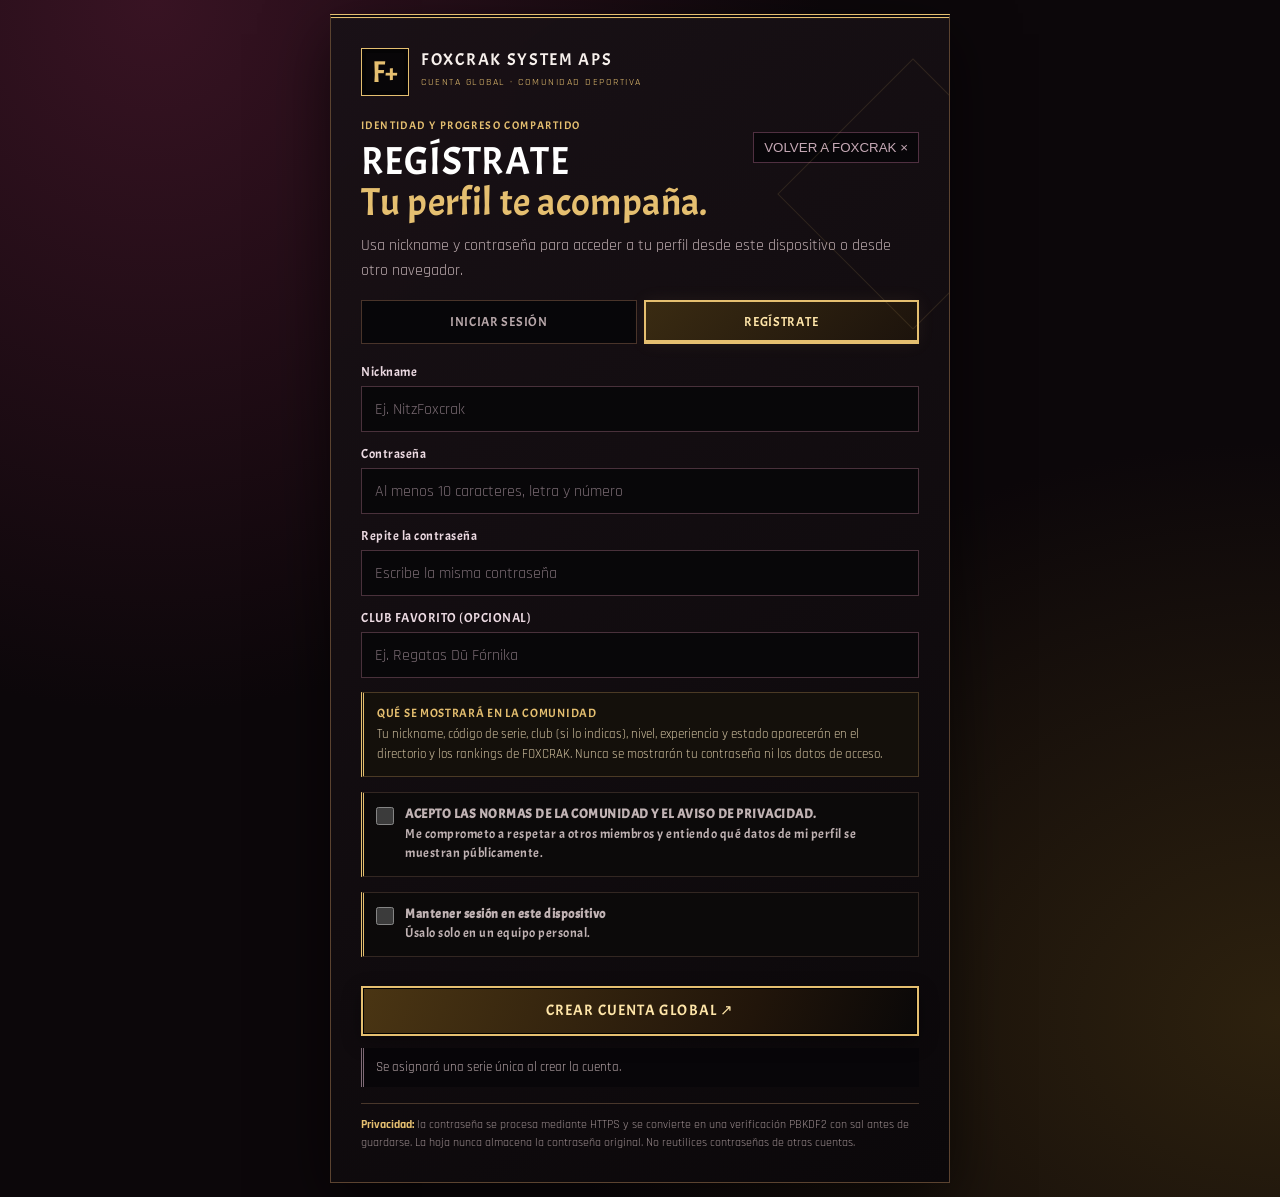
<file: Auth.html>
<!doctype html>
<html lang="es">
<head>
  <base target="_top">
  <meta charset="utf-8">
  <meta name="viewport" content="width=device-width, initial-scale=1">
  <style>
    @import url('https://fonts.googleapis.com/css2?family=Acme&family=Rajdhani:wght@400;500;600;700&display=swap');
    :root{color-scheme:dark;--bg:#0c070a;--panel:#171014;--border:#3d2b22;--red:#a62d57;--pink:#f078a0;--gold:#e5bf70;--cyan:#7ed9df;--text:#f7f0ec;--muted:#b8a7aa;--good:#79dbac;--bad:#ff8799}
    *{box-sizing:border-box}body{margin:0;background:radial-gradient(ellipse at 12% 0,#381323 0,transparent 42%),radial-gradient(ellipse at 100% 85%,#2d210e 0,transparent 40%),var(--bg);font:16px/1.5 'Rajdhani',Arial,sans-serif;color:var(--text);padding:14px}
    .shell{max-width:620px;margin:0 auto;border:1px solid #5b4330;border-top:4px double var(--gold);background:linear-gradient(145deg,#191116fa,#0b080a);padding:clamp(18px,4vw,30px);box-shadow:0 20px 60px #0009,inset 0 1px #ffffff08;position:relative;overflow:hidden}
    .shell:before{content:'';position:absolute;right:-60px;top:80px;width:190px;height:190px;border:1px double #e5bf7020;transform:rotate(45deg);pointer-events:none}.brand{display:flex;align-items:center;gap:12px;margin-bottom:22px;position:relative}.mark{width:48px;height:48px;display:grid;place-items:center;border:1px double var(--gold);box-shadow:inset 0 0 0 4px #0005;font:30px 'Acme',sans-serif;color:var(--gold);background:#080608}.brand strong{display:block;font:17px/1.1 'Acme',sans-serif;letter-spacing:1.7px}.brand small{color:var(--gold);font-size:10px;letter-spacing:1.5px}
    .eyebrow{font:11px 'Acme',sans-serif;letter-spacing:1.4px;color:var(--gold);text-transform:uppercase}.tabs{display:grid;grid-template-columns:1fr 1fr;gap:7px;margin:17px 0 20px}.tabs button{min-height:44px;background:#070609;border:1px double #49342a;color:var(--muted);font:13px 'Acme',sans-serif;letter-spacing:.7px;cursor:pointer;text-transform:uppercase;transition:all .18s}.tabs button:hover{border-color:var(--cyan);color:#fff}.tabs button.active{background:linear-gradient(135deg,#3a2b12,#1c130c);border:2px double var(--gold);color:#ffe6aa;box-shadow:inset 0 -2px var(--gold),0 0 18px #e5bf7012}
    h1{font:clamp(30px,7vw,39px)/1.05 'Acme',sans-serif;letter-spacing:.4px;margin:10px 0;color:white}h1 span{color:var(--gold)}p{color:var(--muted);margin:8px 0 15px;line-height:1.55}label{display:block;margin:14px 0 6px;color:#eddbe3;font:13px 'Acme',sans-serif;letter-spacing:.5px}input,select{width:100%;min-height:46px;padding:11px 13px;background:#080709;border:1px solid #49313b;color:white;border-radius:0;font:16px 'Rajdhani',sans-serif;outline:none}input:focus{border-color:var(--gold);box-shadow:0 0 0 2px #e5bf7022}input::placeholder{color:#786971}.check{display:flex;gap:11px;align-items:flex-start;margin:15px 0;color:#c1b3b4;font-size:13px;line-height:1.5;background:#0c0a0a;border:1px solid #332722;border-left:3px double var(--gold);padding:12px}.check input{width:18px;min-width:18px;height:18px;min-height:18px;margin:2px 0 0;accent-color:var(--gold)}.primary{width:100%;min-height:50px;margin-top:14px;border:2px double var(--gold);background:linear-gradient(110deg,#4a3513,#21150a 70%,#0a0808);color:#ffe6a9;font:15px 'Acme',sans-serif;letter-spacing:1.1px;cursor:pointer;text-transform:uppercase;box-shadow:inset 0 0 0 1px #000,0 6px 20px #0005;transition:transform .18s,box-shadow .18s}.primary:hover{transform:translateY(-2px);box-shadow:0 8px 25px #e5bf7020}.primary:disabled{opacity:.6;cursor:wait}.msg{min-height:24px;margin:12px 0 0;padding:10px 12px;border-left:3px double #806b77;background:#080609;color:var(--muted);font-size:13px}.msg[data-kind=success]{color:var(--good);border-color:var(--good)}.msg[data-kind=error]{color:var(--bad);border-color:var(--bad)}.privacy{margin-top:16px;border-top:1px double #49372b;padding-top:12px;font-size:12px;color:#9c8d8f}.privacy b{color:var(--gold)}.directory-notice{margin:14px 0 6px;padding:12px 13px;background:#14100b;border:1px solid #4b3a25;border-left:3px double var(--gold);font-size:13px;line-height:1.5;color:#d2c2a1}.directory-notice strong{display:block;font:12px 'Acme',sans-serif;color:var(--gold);letter-spacing:.7px;margin-bottom:4px}.offline{padding:16px;border:1px dashed var(--border);color:var(--muted)}[hidden]{display:none!important}
    @media(max-width:420px){body{padding:6px}.shell{padding:17px}.brand small{letter-spacing:1px}.tabs button{font-size:11px}}

  </style>
</head>
<body>
  <main class="shell">
    <div class="brand"><div class="mark">F+</div><div><strong>FOXCRAK SYSTEM APS</strong><small>CUENTA GLOBAL · COMUNIDAD DEPORTIVA</small></div></div>
    <div class="eyebrow">Identidad y progreso compartido</div><button type="button" id="cancelAuth" style="float:right;background:#080609;border:1px solid #503041;color:#c5a8b5;padding:7px 10px;cursor:pointer">VOLVER A FOXCRAK ×</button>
    <h1 id="title">REGÍSTRATE<br><span>Tu perfil te acompaña.</span></h1>
    <p>Usa nickname y contraseña para acceder a tu perfil desde este dispositivo o desde otro navegador.</p>
    <div class="tabs"><button type="button" id="tabLogin">INICIAR SESIÓN</button><button type="button" id="tabRegister" class="active">REGÍSTRATE</button></div>
    <form id="authForm">
      <label for="nickname">Nickname</label><input id="nickname" name="nickname" minlength="3" maxlength="24" autocomplete="username" required placeholder="Ej. NitzFoxcrak">
      <div id="passwordWrap"><label for="password">Contraseña</label><input id="password" name="password" type="password" minlength="10" maxlength="128" autocomplete="new-password" required placeholder="Al menos 10 caracteres, letra y número"></div>
      <div id="confirmWrap"><label for="confirm">Repite la contraseña</label><input id="confirm" name="confirm" type="password" minlength="10" maxlength="128" autocomplete="new-password" required placeholder="Escribe la misma contraseña"></div>
      <div id="registerFields">
        <label for="club">CLUB FAVORITO (OPCIONAL)</label><input id="club" name="club" maxlength="80" placeholder="Ej. Regatas Dū Fórnika">
        <div class="directory-notice"><strong>QUÉ SE MOSTRARÁ EN LA COMUNIDAD</strong>Tu nickname, código de serie, club (si lo indicas), nivel, experiencia y estado aparecerán en el directorio y los rankings de FOXCRAK. Nunca se mostrarán tu contraseña ni los datos de acceso.</div>
        <label class="check"><input id="acceptRules" type="checkbox" required><span><b>ACEPTO LAS NORMAS DE LA COMUNIDAD Y EL AVISO DE PRIVACIDAD.</b><br>Me comprometo a respetar a otros miembros y entiendo qué datos de mi perfil se muestran públicamente.</span></label>
      </div>
      <label class="check"><input id="remember" type="checkbox"><span><b>Mantener sesión en este dispositivo</b><br>Úsalo solo en un equipo personal.</span></label>
      <button class="primary" id="submit" type="submit">CREAR CUENTA GLOBAL ↗</button>
      <div class="msg" id="message" role="status" aria-live="polite">Al registrarte se asignará una serie única, como #0000001.</div>
    </form>
    <div class="privacy"><b>Privacidad:</b> la contraseña se procesa mediante HTTPS y se convierte en una verificación PBKDF2 con sal antes de guardarse. La hoja nunca almacena la contraseña original. No reutilices contraseñas de otras cuentas.</div>
  </main>
<script>
(function(){
  'use strict';
  const $ = id => document.getElementById(id);
  let mode = 'register';
  const setMessage = (text,kind='muted') => { $('message').textContent=text; $('message').dataset.kind=kind; };
  function setMode(next){
    mode = next === 'login' ? 'login' : 'register';
    const registering = mode === 'register';
    $('tabLogin').classList.toggle('active',!registering); $('tabRegister').classList.toggle('active',registering);
    $('title').innerHTML = registering ? 'REGÍSTRATE<br><span>Tu perfil te acompaña.</span>' : 'BIENVENIDO/A<br><span>Continúa tu progreso.</span>';
    $('confirmWrap').hidden = !registering; $('registerFields').hidden = !registering;
    $('confirm').required = registering; $('acceptRules').required = registering; $('club').required = false;
    $('password').autocomplete = registering ? 'new-password' : 'current-password';
    $('submit').textContent = registering ? 'CREAR CUENTA GLOBAL  ↗' : 'ENTRAR A FOXCRAK  ↗';
    setMessage(registering ? 'Se asignará una serie única al crear la cuenta.' : 'Introduce tu nickname y contraseña para continuar.');
  }
  $('cancelAuth').addEventListener('click',()=>window.parent.postMessage({type:'FOXCRAK_AUTH_CANCEL'},'*'));
  $('tabLogin').addEventListener('click',()=>setMode('login'));
  $('tabRegister').addEventListener('click',()=>setMode('register'));
  $('authForm').addEventListener('submit',function(e){
    e.preventDefault();
    const nickname=$('nickname').value.trim(); const password=$('password').value;
    if(!/^[\p{L}\p{N}][\p{L}\p{N}._ -]{2,23}$/u.test(nickname)){setMessage('El nickname debe tener entre 3 y 24 caracteres válidos.','error');return;}
    if(password.length<10 || !/[A-Za-z]/.test(password) || !/[0-9]/.test(password)){setMessage('Usa al menos 10 caracteres, con una letra y un número.','error');return;}
    if(mode==='register' && password!==$('confirm').value){setMessage('Las contraseñas no coinciden.','error');return;}
    const button=$('submit');button.disabled=true;button.textContent='PROCESANDO…';
    const failure=err=>{button.disabled=false;setMode(mode);setMessage(err&&err.message?err.message:'No se pudo conectar con el servicio. Comprueba la configuración.','error');};
    const success=result=>{
      button.disabled=false;setMode(mode);
      if(!result || result.ok!==true){setMessage(result&&result.error?result.error:'No se pudo completar la solicitud.','error');return;}
      const packet={type:'FOXCRAK_AUTH_SUCCESS',token:result.token,profile:result.profile,remember:$('remember').checked};
      $('password').value='';$('confirm').value='';$('acceptRules').checked=false;
      setMessage(mode==='register'?'Cuenta creada correctamente. Serie: '+result.profile.serie:'Sesión iniciada. Cargando tu progreso…','success');
      try{window.parent.postMessage(packet,'*');}catch(_){setMessage('Cuenta creada, pero no se pudo avisar a la página principal.','error');}
    };
    if(!window.google||!google.script||!google.script.run){button.disabled=false;setMode(mode);setMessage('Esta página debe abrirse desde la aplicación web publicada de Apps Script.','error');return;}
    const runner=google.script.run.withSuccessHandler(success).withFailureHandler(failure);
    if(mode==='register') runner.foxcrakRegisterAccount(nickname,password,$('club').value.trim(),$('acceptRules').checked);
    else runner.foxcrakLoginAccount(nickname,password);
  });
  window.addEventListener('message',function(event){
    if(event.source!==window.parent)return;
    const d=event.data||{};
    if(!d || typeof d.type!=='string') return;
    if(d.type==='FOXCRAK_SET_AUTH_MODE'){setMode(d.mode);}
    else if(d.type==='FOXCRAK_VALIDATE_SESSION' && typeof d.token==='string'){
      google.script.run.withSuccessHandler(result=>window.parent.postMessage({type:'FOXCRAK_SESSION_RESULT',result:result,token:d.token},'*'))
        .withFailureHandler(()=>window.parent.postMessage({type:'FOXCRAK_SESSION_RESULT',result:{ok:false,error:'No se pudo validar la sesión.'}},'*')).foxcrakValidateSession(d.token);
    } else if(d.type==='FOXCRAK_SAVE_PROGRESS' && typeof d.token==='string'){
      google.script.run.withSuccessHandler(result=>window.parent.postMessage({type:'FOXCRAK_PROGRESS_RESULT',result:result},'*'))
        .withFailureHandler(()=>window.parent.postMessage({type:'FOXCRAK_PROGRESS_RESULT',result:{ok:false}},'*')).foxcrakSaveProgress(d.token,d.progress||{});
    } else if(d.type==='FOXCRAK_HEARTBEAT' && typeof d.token==='string'){
      google.script.run.foxcrakHeartbeat(d.token);
    } else if(d.type==='FOXCRAK_LOGOUT' && typeof d.token==='string'){
      google.script.run.withSuccessHandler(result=>window.parent.postMessage({type:'FOXCRAK_LOGOUT_RESULT',result:result},'*'))
        .withFailureHandler(()=>window.parent.postMessage({type:'FOXCRAK_LOGOUT_RESULT',result:{ok:false}},'*')).foxcrakLogout(d.token,d.progress||{});
    }
  });
  try{window.parent.postMessage({type:'FOXCRAK_AUTH_READY'},'*');}catch(_){}
  setMode('register');
})();
</script>
</body>
</html>
</file>
